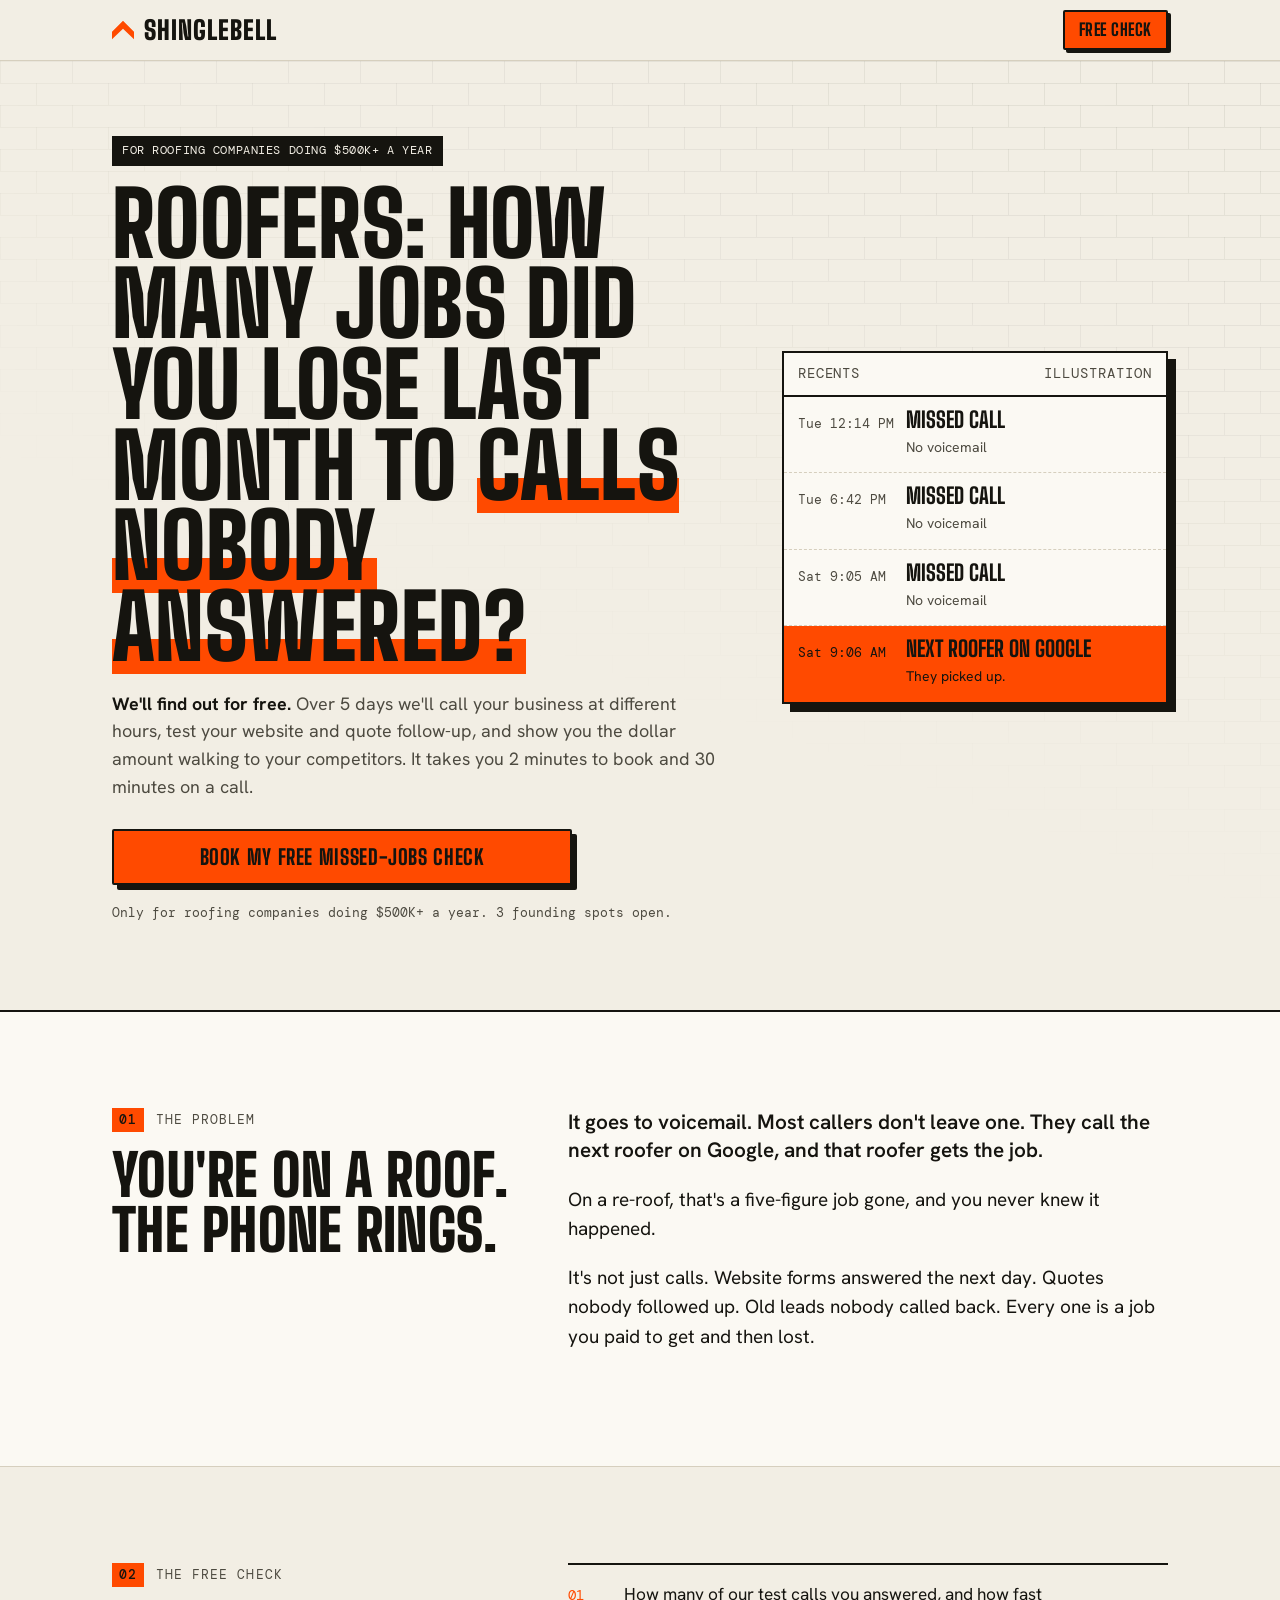
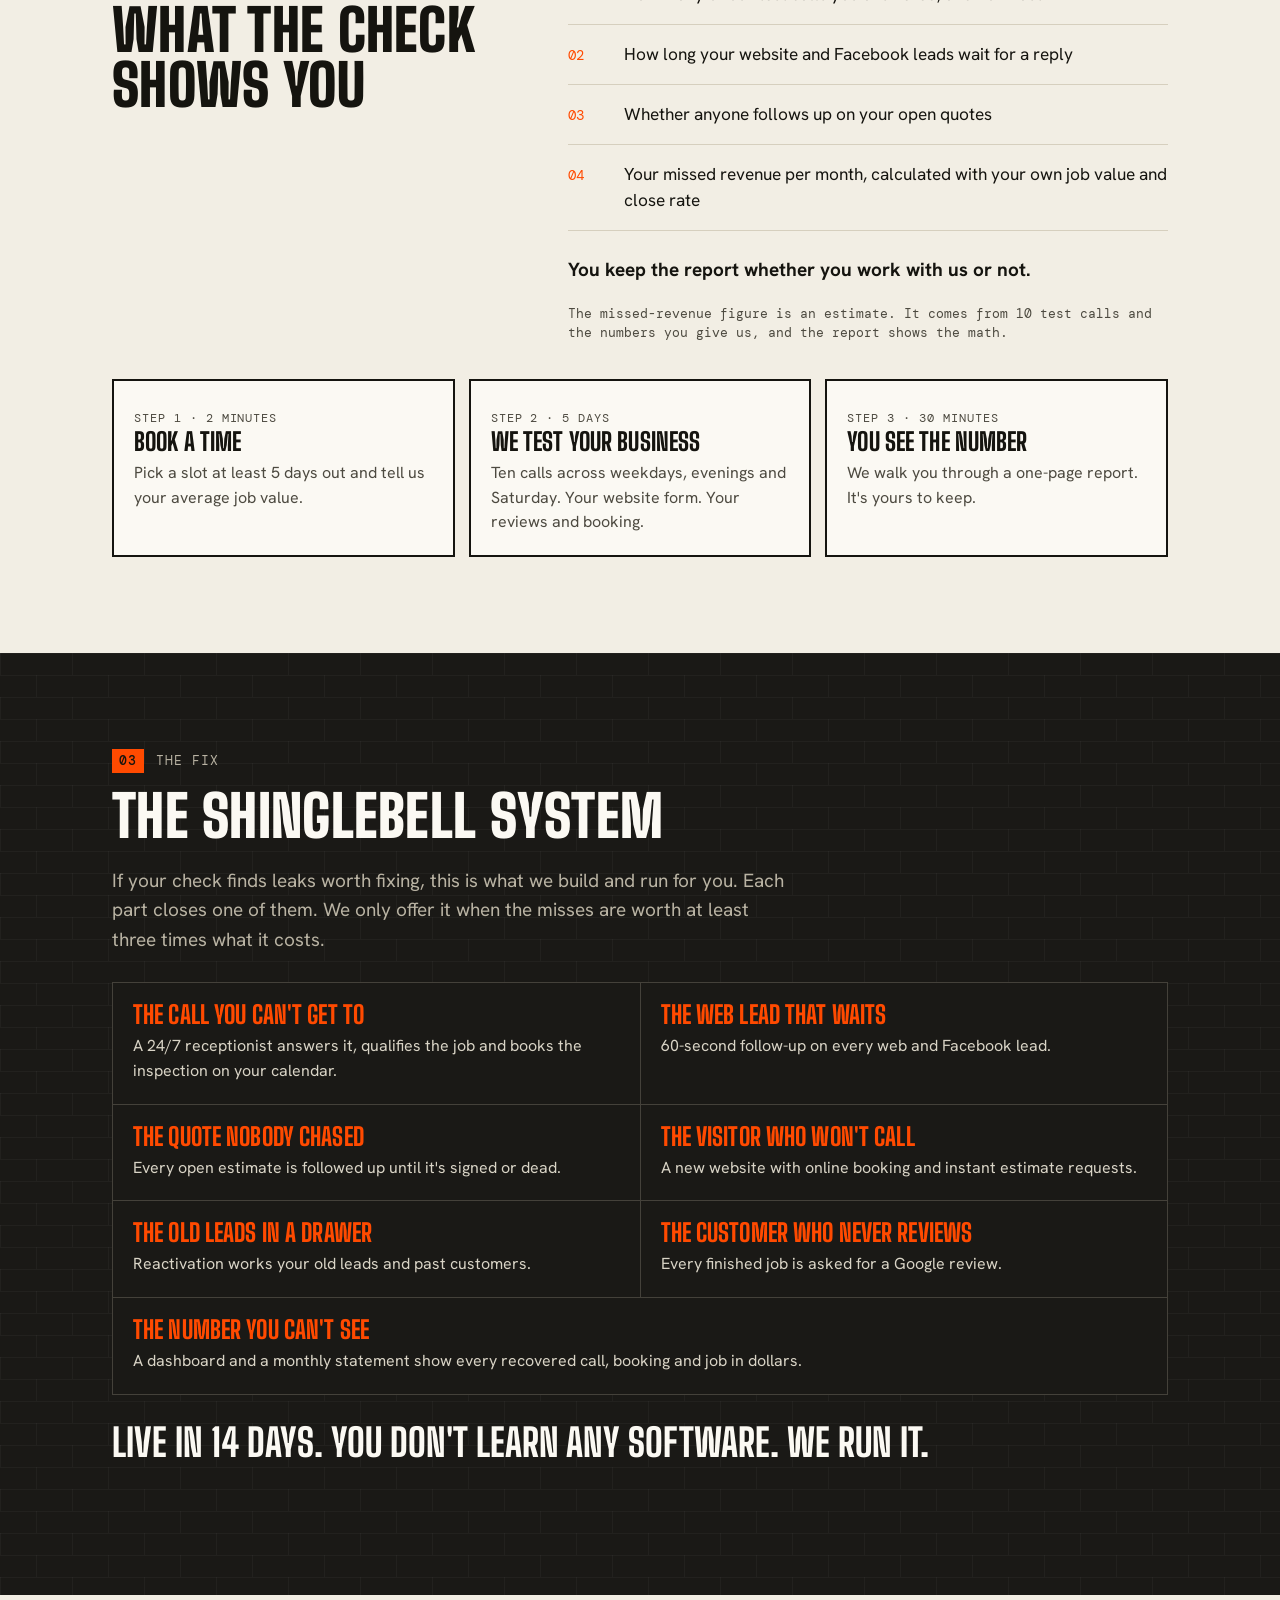
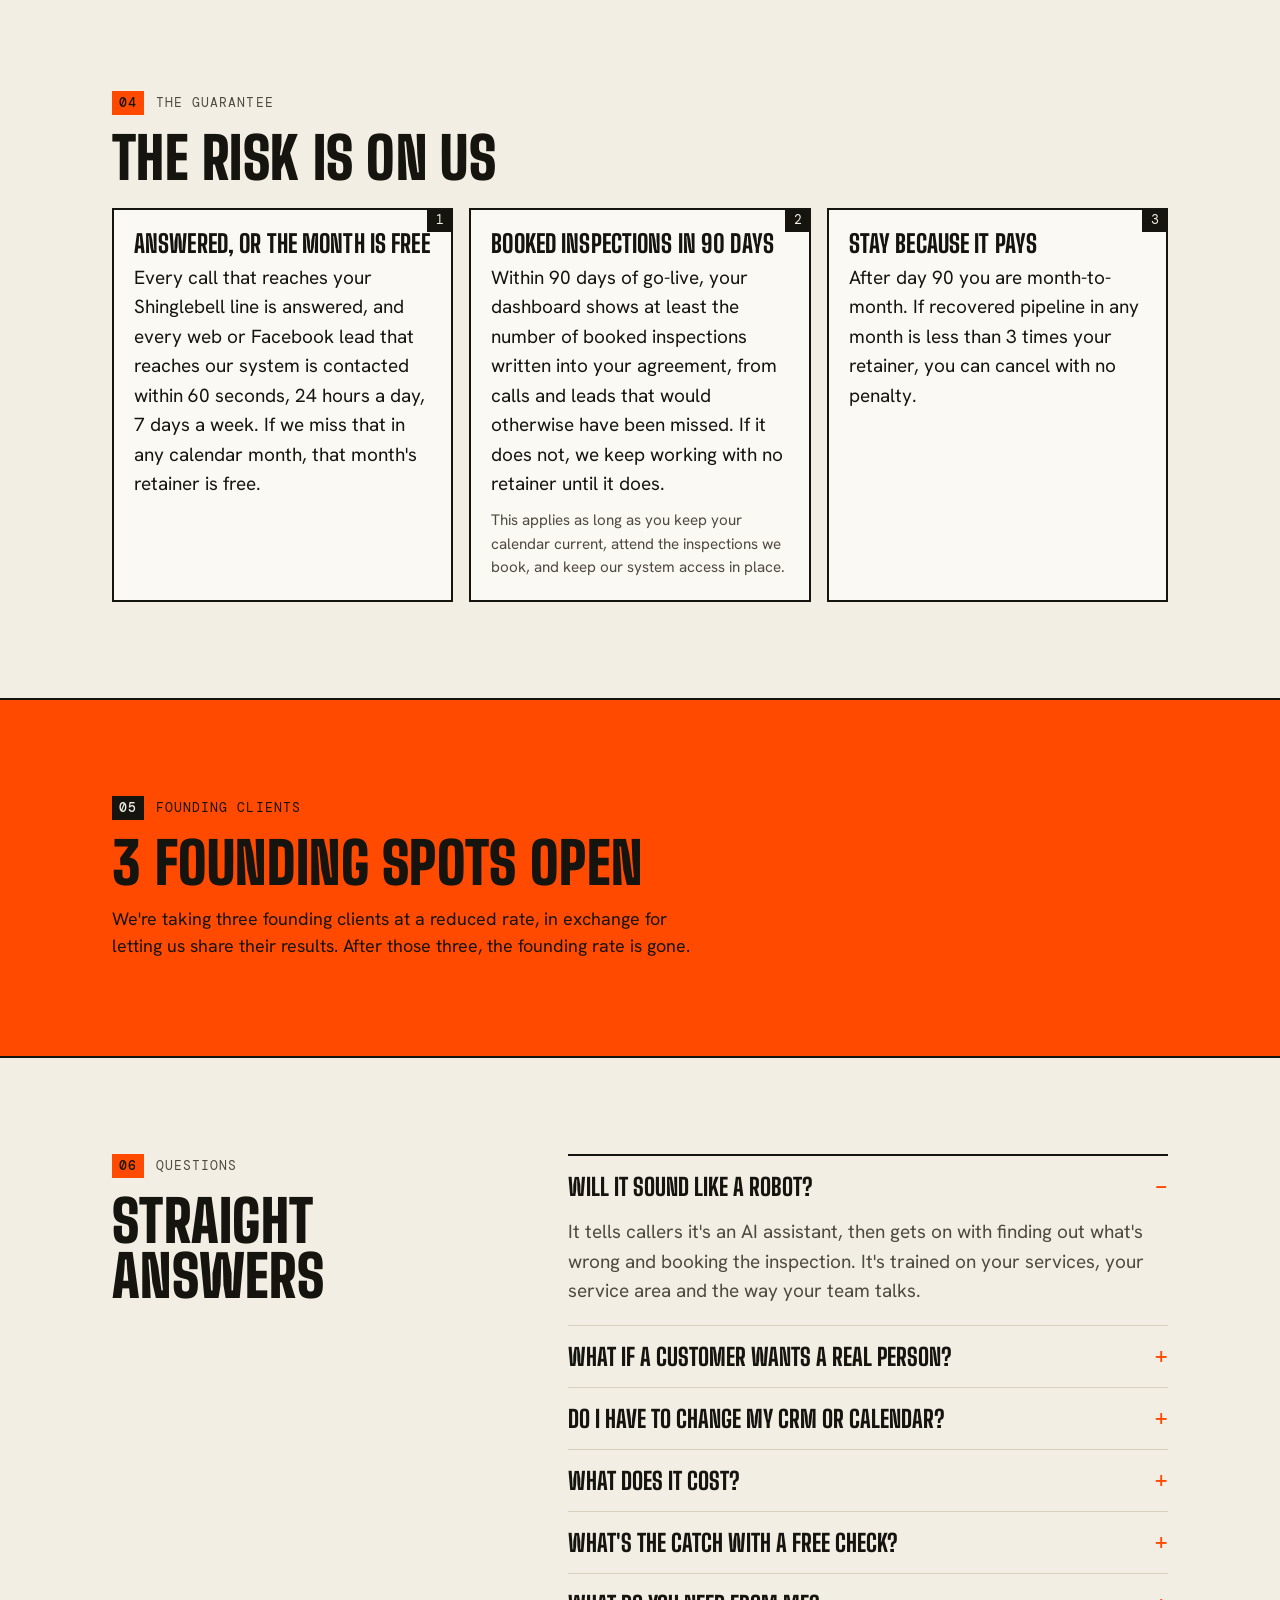
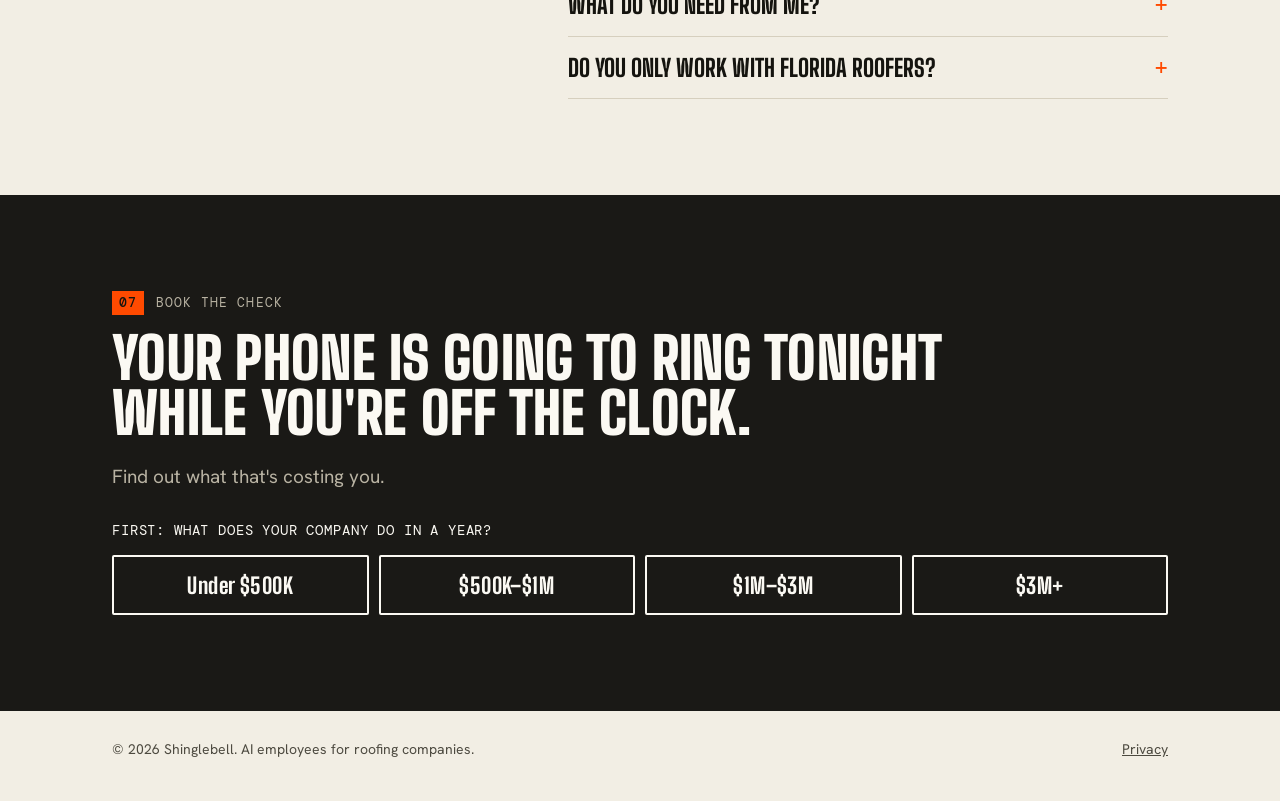
<file: index.html>
<!doctype html>
<html lang="en">
<head>
<meta charset="utf-8">
<meta name="viewport" content="width=device-width, initial-scale=1, viewport-fit=cover">
<title>Free Missed-Jobs Check for Roofing Companies</title>
<meta name="description" content="Over 5 days we call your roofing company at different hours, test your website and quote follow-up, and show you the revenue you are missing. Free.">
<meta name="theme-color" content="#f2eee4">
<link rel="preconnect" href="https://fonts.googleapis.com">
<link rel="preconnect" href="https://fonts.gstatic.com" crossorigin>
<link href="https://fonts.googleapis.com/css2?family=Big+Shoulders+Display:wght@800;900&family=DM+Mono:wght@400;500&family=Hanken+Grotesk:wght@400;600&display=swap" rel="stylesheet">
<link rel="stylesheet" href="styles.css">
</head>
<body>

<div class="bar">
  <div class="wrap">
    <a class="mark" href="#top"><i aria-hidden="true"></i><span data-brand>Shinglebell</span></a>
    <a class="btn small" href="#book">Free check</a>
  </div>
</div>

<main id="top">

<header class="hero">
  <div class="wrap">
    <div>
      <span class="tag">For roofing companies doing $500K+ a year</span>
      <h1 id="headline">Roofers: how many jobs did you lose last month to <em>calls nobody answered?</em></h1>
      <p class="lede"><strong>We'll find out for free.</strong> Over 5 days we'll call your business at different hours, test your website and quote follow-up, and show you the dollar amount walking to your competitors. It takes you 2 minutes to book and 30 minutes on a call.</p>
      <a class="btn wide" href="#book">Book my free Missed-Jobs Check</a>
      <p class="fine">Only for roofing companies doing $500K+ a year. <span data-spots>3</span> founding <span data-spots-word>spots</span> open.</p>
    </div>

    <figure class="log rise" style="margin:0" aria-label="Illustration of a missed-call log">
      <header><span>Recents</span><span>Illustration</span></header>
      <ol>
        <li style="--i:0"><time>Tue 12:14 PM</time><div><b>Missed call</b><span>No voicemail</span></div></li>
        <li style="--i:1"><time>Tue 6:42 PM</time><div><b>Missed call</b><span>No voicemail</span></div></li>
        <li style="--i:2"><time>Sat 9:05 AM</time><div><b>Missed call</b><span>No voicemail</span></div></li>
        <li class="gone" style="--i:3"><time>Sat 9:06 AM</time><div><b>Next roofer on Google</b><span>They picked up.</span></div></li>
      </ol>
    </figure>
  </div>
</header>

<section class="problem">
  <div class="wrap split">
    <div>
      <p class="kicker" data-n="01">The problem</p>
      <h2>You're on a roof. The phone rings.</h2>
    </div>
    <div class="prose">
      <p class="punch">It goes to voicemail. Most callers don't leave one. They call the next roofer on Google, and that roofer gets the job.</p>
      <p>On a re-roof, that's a five-figure job gone, and you never knew it happened.</p>
      <p>It's not just calls. Website forms answered the next day. Quotes nobody followed up. Old leads nobody called back. Every one is a job you paid to get and then lost.</p>
    </div>
  </div>
</section>

<section>
  <div class="wrap">
    <div class="split">
      <div>
        <p class="kicker" data-n="02">The free check</p>
        <h2>What the check shows you</h2>
      </div>
      <div>
        <ul class="checks">
          <li>How many of our test calls you answered, and how fast</li>
          <li>How long your website and Facebook leads wait for a reply</li>
          <li>Whether anyone follows up on your open quotes</li>
          <li>Your missed revenue per month, calculated with your own job value and close rate</li>
        </ul>
        <p><strong>You keep the report whether you work with us or not.</strong></p>
        <p class="fine">The missed-revenue figure is an estimate. It comes from 10 test calls and the numbers you give us, and the report shows the math.</p>
      </div>
    </div>

    <div class="steps">
      <div class="step"><small>Step 1 · 2 minutes</small><h3>Book a time</h3><p>Pick a slot at least 5 days out and tell us your average job value.</p></div>
      <div class="step"><small>Step 2 · 5 days</small><h3>We test your business</h3><p>Ten calls across weekdays, evenings and Saturday. Your website form. Your reviews and booking.</p></div>
      <div class="step"><small>Step 3 · 30 minutes</small><h3>You see the number</h3><p>We walk you through a one-page report. It's yours to keep.</p></div>
    </div>
  </div>
</section>

<section class="fix">
  <div class="wrap">
    <p class="kicker" data-n="03">The fix</p>
    <h2>The <span data-brand>Shinglebell</span> System</h2>
    <p class="prose muted">If your check finds leaks worth fixing, this is what we build and run for you. Each part closes one of them. We only offer it when the misses are worth at least three times what it costs.</p>
    <div class="crew">
      <div><h3>The call you can't get to</h3><p>A 24/7 receptionist answers it, qualifies the job and books the inspection on your calendar.</p></div>
      <div><h3>The web lead that waits</h3><p>60-second follow-up on every web and Facebook lead.</p></div>
      <div><h3>The quote nobody chased</h3><p>Every open estimate is followed up until it's signed or dead.</p></div>
      <div><h3>The visitor who won't call</h3><p>A new website with online booking and instant estimate requests.</p></div>
      <div><h3>The old leads in a drawer</h3><p>Reactivation works your old leads and past customers.</p></div>
      <div><h3>The customer who never reviews</h3><p>Every finished job is asked for a Google review.</p></div>
      <div><h3>The number you can't see</h3><p>A dashboard and a monthly statement show every recovered call, booking and job in dollars.</p></div>
    </div>
    <p class="punch">Live in 14 days. You don't learn any software. We run it.</p>
  </div>
</section>

<section>
  <div class="wrap">
    <p class="kicker" data-n="04">The guarantee</p>
    <h2>The risk is on us</h2>
    <!-- These paragraphs are copied word for word from legal/guarantee.md. Change them there first. -->
    <div class="terms">
      <div class="term" data-n="1">
        <h3>Answered, or the month is free</h3>
        <p>Every call that reaches your <span data-brand>Shinglebell</span> line is answered, and every web or Facebook lead that reaches our system is contacted within 60 seconds, 24 hours a day, 7 days a week. If we miss that in any calendar month, that month's retainer is free.</p>
      </div>
      <div class="term" data-n="2">
        <h3>Booked inspections in 90 days</h3>
        <p>Within 90 days of go-live, your dashboard shows at least the number of booked inspections written into your agreement, from calls and leads that would otherwise have been missed. If it does not, we keep working with no retainer until it does.</p>
        <p>This applies as long as you keep your calendar current, attend the inspections we book, and keep our system access in place.</p>
      </div>
      <div class="term" data-n="3">
        <h3>Stay because it pays</h3>
        <p>After day 90 you are month-to-month. If recovered pipeline in any month is less than 3 times your retainer, you can cancel with no penalty.</p>
      </div>
    </div>
  </div>
</section>

<section class="proof">
  <div class="wrap">
    <p class="kicker" data-n="05">Founding clients</p>
    <h2><span data-spots>3</span> founding <span data-spots-word>spots</span> open</h2>
    <p>We're taking three founding clients at a reduced rate, in exchange for letting us share their results. After those three, the founding rate is gone.</p>
  </div>
</section>

<section class="faq">
  <div class="wrap split">
    <div>
      <p class="kicker" data-n="06">Questions</p>
      <h2>Straight answers</h2>
    </div>
    <div>
      <details open>
        <summary>Will it sound like a robot?</summary>
        <p>It tells callers it's an AI assistant, then gets on with finding out what's wrong and booking the inspection. It's trained on your services, your service area and the way your team talks.<span id="demo-line" hidden> Call our demo line and judge for yourself: <a id="demo-link" href="#"></a>.</span></p>
      </details>
      <details>
        <summary>What if a customer wants a real person?</summary>
        <p>It transfers the call to you. If nobody can pick up, it takes a message and gets it to you right away.</p>
      </details>
      <details>
        <summary>Do I have to change my CRM or calendar?</summary>
        <p>No. Bookings go straight into the calendar you already use (Google, Outlook or iCloud). We look at your CRM on the review call and tell you plainly what it can and can't take.</p>
      </details>
      <details>
        <summary>What does it cost?</summary>
        <p>It's a setup fee and a monthly retainer, and it's real money. We show you the price on the review call, next to your own missed-revenue number. If the misses aren't worth at least three times the monthly cost, we'll tell you the math doesn't work, and you keep the report.</p>
      </details>
      <details>
        <summary>What's the catch with a free check?</summary>
        <p>There isn't one. Showing you your own numbers is the only honest way to sell this. If they say you don't need us, we'll say so. The report is yours either way.</p>
      </details>
      <details>
        <summary>What do you need from me?</summary>
        <p>Two minutes to book and 30 minutes on the review call. Bring three quotes you sent more than a week ago that haven't signed. If someone else signs off on spending, bring them too. You don't need to tell your office anything.</p>
      </details>
      <details>
        <summary>Do you only work with Florida roofers?</summary>
        <p>No. We're starting in Florida and work with roofing companies across the state. If you're somewhere else in the US or Canada, book the check anyway. It works the same way wherever you are.</p>
      </details>
    </div>
  </div>
</section>

<section class="book on-dark" id="book">
  <div class="wrap">
    <p class="kicker" data-n="07">Book the check</p>
    <h2>Your phone is going to ring tonight while you're off the clock.</h2>
    <p class="muted">Find out what that's costing you.</p>

    <div class="gate">
      <fieldset>
        <legend>First: what does your company do in a year?</legend>
        <div class="picks">
          <button class="pick" type="button" data-band="Under $500K" data-fit="no">Under $500K</button>
          <button class="pick" type="button" data-band="$500K–$1M">$500K–$1M</button>
          <button class="pick" type="button" data-band="$1M–$3M">$1M–$3M</button>
          <button class="pick" type="button" data-band="$3M+">$3M+</button>
        </div>
      </fieldset>
    </div>

    <div class="cal" id="cal" hidden aria-live="polite"></div>
  </div>
</section>

</main>

<footer>
  <div class="wrap">
    <span>© <span id="year">2026</span> <span data-brand>Shinglebell</span>. AI employees for roofing companies.</span>
    <a href="privacy.html">Privacy</a>
  </div>
</footer>

<div class="dock" id="dock"><a class="btn" href="#book">Book my free check</a></div>

<script src="config.js"></script>
<script src="app.js"></script>
</body>
</html>
</file>
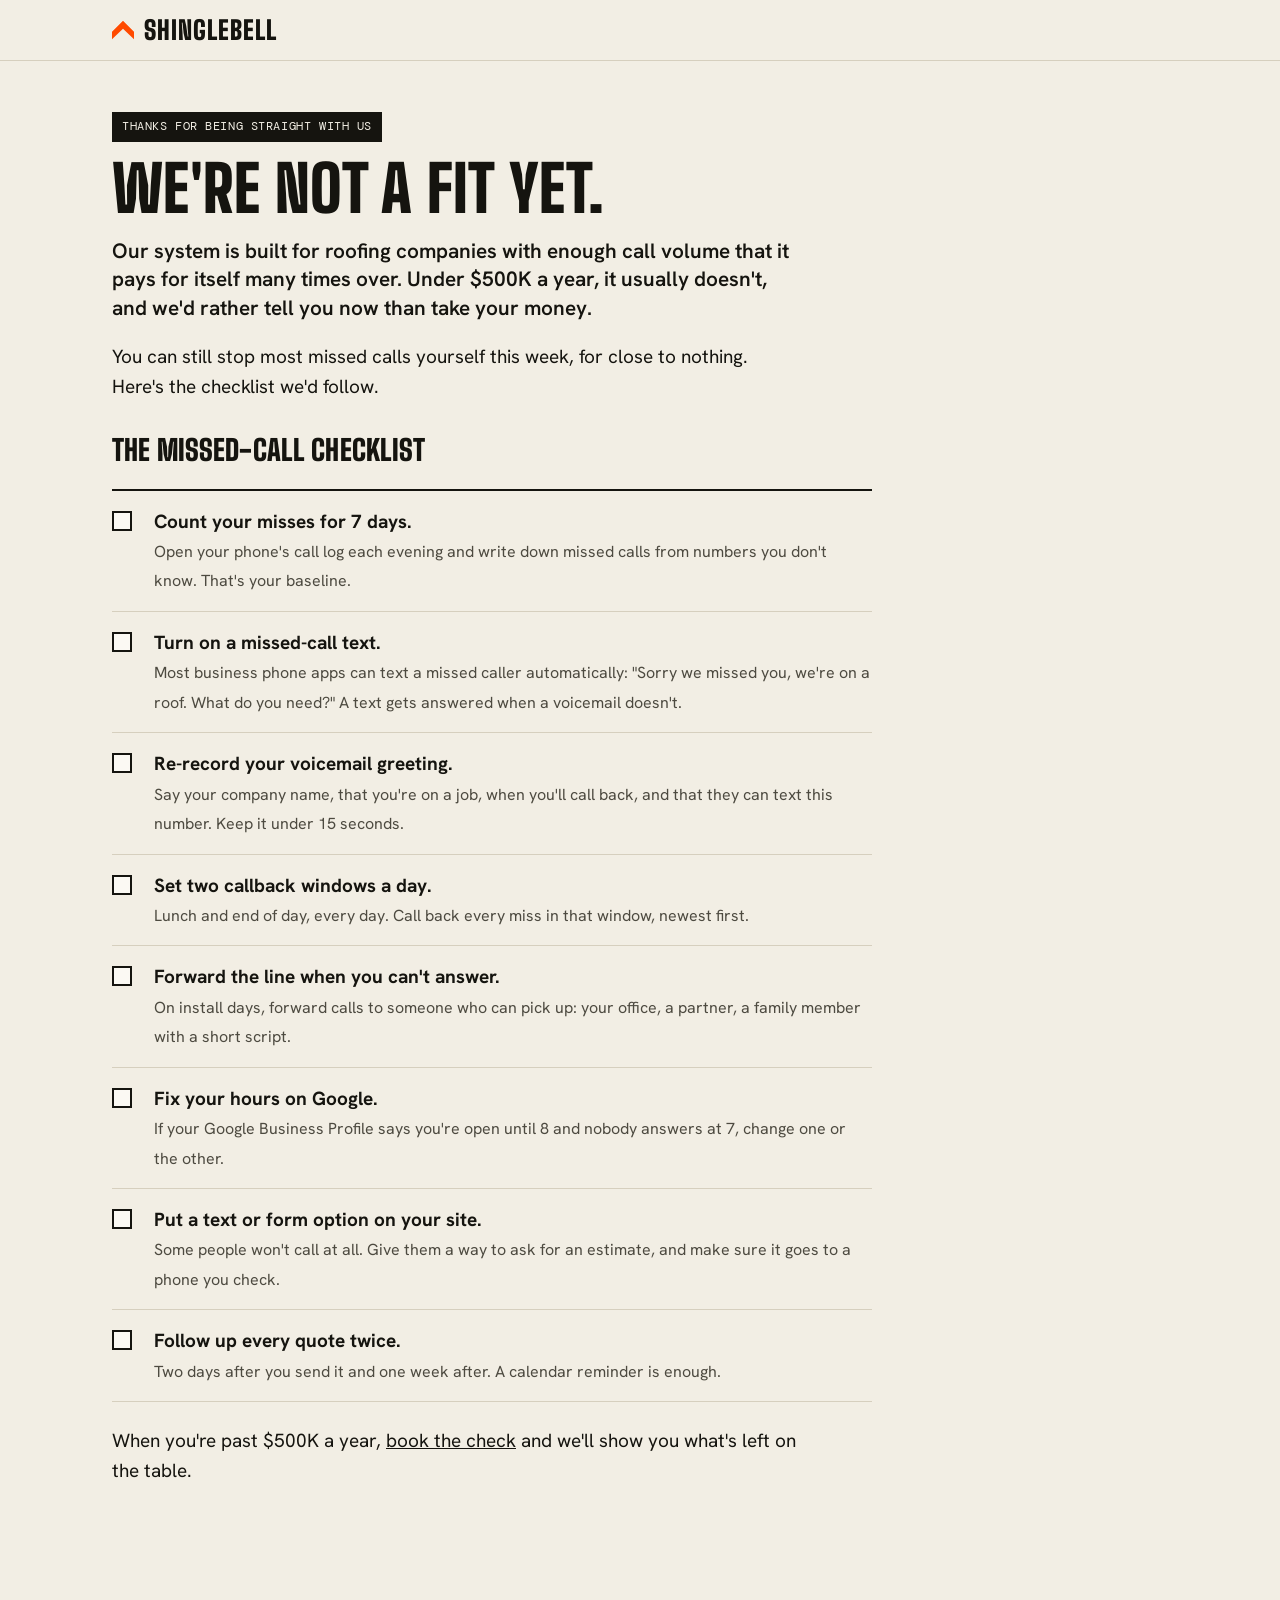
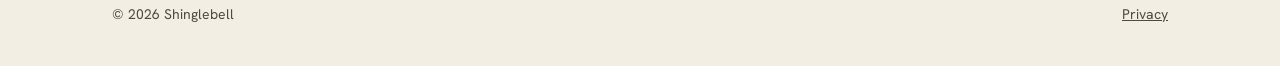
<file: not-a-fit.html>
<!doctype html>
<html lang="en">
<head>
<meta charset="utf-8">
<meta name="viewport" content="width=device-width, initial-scale=1">
<title>Not a fit yet: the free missed-call checklist</title>
<meta name="robots" content="noindex">
<link rel="preconnect" href="https://fonts.googleapis.com">
<link rel="preconnect" href="https://fonts.gstatic.com" crossorigin>
<link href="https://fonts.googleapis.com/css2?family=Big+Shoulders+Display:wght@800;900&family=DM+Mono:wght@400;500&family=Hanken+Grotesk:wght@400;600&display=swap" rel="stylesheet">
<link rel="stylesheet" href="styles.css">
</head>
<body>
<div class="bar"><div class="wrap">
  <a class="mark" href="index.html"><i aria-hidden="true"></i><span data-brand>Shinglebell</span></a>
</div></div>

<main class="plain"><div class="wrap">
  <span class="tag">Thanks for being straight with us</span>
  <h1>We're not a fit yet.</h1>
  <div class="prose">
    <p class="punch">Our system is built for roofing companies with enough call volume that it pays for itself many times over. Under $500K a year, it usually doesn't, and we'd rather tell you now than take your money.</p>
    <p>You can still stop most missed calls yourself this week, for close to nothing. Here's the checklist we'd follow.</p>
  </div>

  <h2>The missed-call checklist</h2>
  <ul class="todo">
    <li><div><b>Count your misses for 7 days.</b><span>Open your phone's call log each evening and write down missed calls from numbers you don't know. That's your baseline.</span></div></li>
    <li><div><b>Turn on a missed-call text.</b><span>Most business phone apps can text a missed caller automatically: "Sorry we missed you, we're on a roof. What do you need?" A text gets answered when a voicemail doesn't.</span></div></li>
    <li><div><b>Re-record your voicemail greeting.</b><span>Say your company name, that you're on a job, when you'll call back, and that they can text this number. Keep it under 15 seconds.</span></div></li>
    <li><div><b>Set two callback windows a day.</b><span>Lunch and end of day, every day. Call back every miss in that window, newest first.</span></div></li>
    <li><div><b>Forward the line when you can't answer.</b><span>On install days, forward calls to someone who can pick up: your office, a partner, a family member with a short script.</span></div></li>
    <li><div><b>Fix your hours on Google.</b><span>If your Google Business Profile says you're open until 8 and nobody answers at 7, change one or the other.</span></div></li>
    <li><div><b>Put a text or form option on your site.</b><span>Some people won't call at all. Give them a way to ask for an estimate, and make sure it goes to a phone you check.</span></div></li>
    <li><div><b>Follow up every quote twice.</b><span>Two days after you send it and one week after. A calendar reminder is enough.</span></div></li>
  </ul>

  <p class="prose">When you're past $500K a year, <a href="index.html">book the check</a> and we'll show you what's left on the table.</p>
</div></main>

<footer><div class="wrap">
  <span>© <span id="year">2026</span> <span data-brand>Shinglebell</span></span>
  <a href="privacy.html">Privacy</a>
</div></footer>
<script src="config.js"></script>
<script src="app.js"></script>
</body>
</html>
</file>
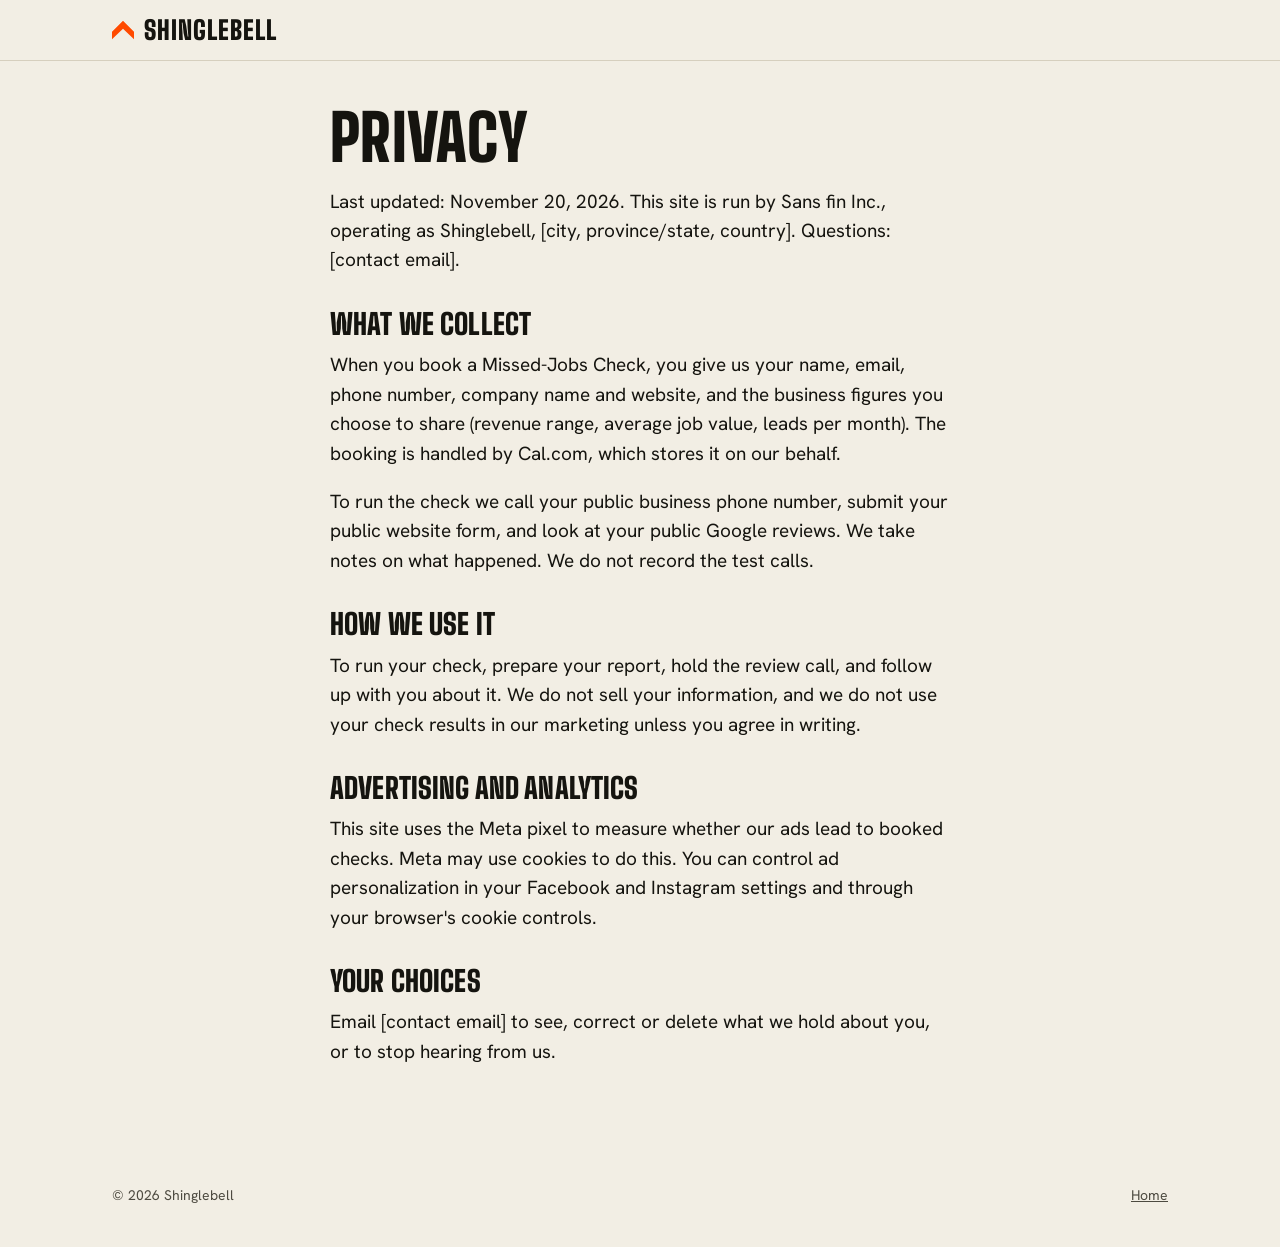
<file: privacy.html>
<!doctype html>
<html lang="en">
<head>
<meta charset="utf-8">
<meta name="viewport" content="width=device-width, initial-scale=1">
<title>Privacy</title>
<meta name="robots" content="noindex">
<link rel="preconnect" href="https://fonts.googleapis.com">
<link rel="preconnect" href="https://fonts.gstatic.com" crossorigin>
<link href="https://fonts.googleapis.com/css2?family=Big+Shoulders+Display:wght@800;900&family=DM+Mono:wght@400;500&family=Hanken+Grotesk:wght@400;600&display=swap" rel="stylesheet">
<link rel="stylesheet" href="styles.css">
</head>
<body>
<!-- DRAFT. Fill every [bracket] and have it reviewed before the site goes live. -->
<div class="bar"><div class="wrap">
  <a class="mark" href="index.html"><i aria-hidden="true"></i><span data-brand>Shinglebell</span></a>
</div></div>

<main class="plain"><div class="wrap prose">
  <h1>Privacy</h1>
  <p>Last updated: November 20, 2026. This site is run by Sans fin Inc., operating as Shinglebell, [city, province/state, country]. Questions: [contact email].</p>

  <h2>What we collect</h2>
  <p>When you book a Missed-Jobs Check, you give us your name, email, phone number, company name and website, and the business figures you choose to share (revenue range, average job value, leads per month). The booking is handled by Cal.com, which stores it on our behalf.</p>
  <p>To run the check we call your public business phone number, submit your public website form, and look at your public Google reviews. We take notes on what happened. We do not record the test calls.</p>

  <h2>How we use it</h2>
  <p>To run your check, prepare your report, hold the review call, and follow up with you about it. We do not sell your information, and we do not use your check results in our marketing unless you agree in writing.</p>

  <h2>Advertising and analytics</h2>
  <p>This site uses the Meta pixel to measure whether our ads lead to booked checks. Meta may use cookies to do this. You can control ad personalization in your Facebook and Instagram settings and through your browser's cookie controls.</p>

  <h2>Your choices</h2>
  <p>Email [contact email] to see, correct or delete what we hold about you, or to stop hearing from us.</p>
</div></main>

<footer><div class="wrap"><span>© <span id="year">2026</span> <span data-brand>Shinglebell</span></span><a href="index.html">Home</a></div></footer>
<script src="config.js"></script>
<script src="app.js"></script>
</body>
</html>
</file>
<file: styles.css>
:root {
  --paper: #f2eee4;
  --chalk: #fbf9f3;
  --ink: #15140f;
  --ink-2: #4d4a40;
  --line: #d6cfbe;
  --hivis: #ff4a00;
  --asphalt: #1a1916;
  --asphalt-2: #2a2824;
  --display: "Big Shoulders Display", "Arial Narrow", Impact, sans-serif;
  --body: "Hanken Grotesk", "Helvetica Neue", Arial, sans-serif;
  --mono: "DM Mono", ui-monospace, Menlo, monospace;
  --gutter: 20px;
  --max: 1120px;
  --shingle: url("data:image/svg+xml,%3Csvg xmlns='http://www.w3.org/2000/svg' width='72' height='44'%3E%3Cpath d='M0 .5h72M0 22.5h72M.5 0v22M36.5 22v22' fill='none' stroke='%2315140f' stroke-opacity='.08'/%3E%3C/svg%3E");
}

*,
*::before,
*::after { box-sizing: border-box; }

html { scroll-behavior: smooth; -webkit-text-size-adjust: 100%; }

body {
  margin: 0;
  background: var(--paper);
  color: var(--ink);
  font-family: var(--body);
  font-size: 18px;
  line-height: 1.55;
  overflow-x: hidden;
}

img, svg { max-width: 100%; display: block; }
a { color: inherit; }
p { margin: 0 0 1em; }
h1, h2, h3 { margin: 0; font-family: var(--display); text-transform: uppercase; letter-spacing: 0.005em; line-height: 0.95; }

.wrap { max-width: var(--max); margin: 0 auto; padding: 0 var(--gutter); }

/* ---------- top bar ---------- */
.bar {
  position: sticky; top: 0; z-index: 30;
  background: rgba(242, 238, 228, 0.92);
  backdrop-filter: blur(8px);
  border-bottom: 1px solid var(--line);
}
.bar .wrap { display: flex; align-items: center; justify-content: space-between; height: 60px; }
.mark { display: flex; align-items: center; gap: 10px; text-decoration: none; font-family: var(--display); font-weight: 900; font-size: 26px; letter-spacing: 0.04em; text-transform: uppercase; }
.mark i { width: 22px; height: 22px; background: var(--hivis); clip-path: polygon(50% 8%, 100% 58%, 100% 92%, 50% 44%, 0 92%, 0 58%); }

/* ---------- buttons ---------- */
.btn {
  display: inline-flex; align-items: center; justify-content: center; gap: 10px;
  min-height: 56px; padding: 14px 26px;
  background: var(--hivis); color: var(--ink);
  font-family: var(--display); font-weight: 800; font-size: 22px; letter-spacing: 0.03em; text-transform: uppercase; text-decoration: none;
  border: 2px solid var(--ink); border-radius: 2px;
  box-shadow: 5px 5px 0 var(--ink);
  cursor: pointer;
  transition: transform 0.12s ease, box-shadow 0.12s ease;
}
.btn:hover { transform: translate(-2px, -2px); box-shadow: 7px 7px 0 var(--ink); }
.btn:active { transform: translate(3px, 3px); box-shadow: 2px 2px 0 var(--ink); }
.btn:focus-visible, .pick:focus-visible, a:focus-visible { outline: 3px solid var(--ink); outline-offset: 3px; }
.btn { text-align: center; line-height: 1.05; }
.btn.wide { width: 100%; max-width: 460px; font-size: 21px; padding: 14px 16px; }
.btn.small { min-height: 40px; padding: 6px 14px; font-size: 17px; box-shadow: 3px 3px 0 var(--ink); }
.btn.small:hover { box-shadow: 4px 4px 0 var(--ink); }
.on-dark .btn { border-color: var(--chalk); box-shadow: 5px 5px 0 var(--chalk); }

/* ---------- hero ---------- */
.hero { position: relative; padding: 44px 0 56px; border-bottom: 2px solid var(--ink); }
.hero::before {
  content: ""; position: absolute; inset: 0; background: var(--shingle);
  -webkit-mask-image: linear-gradient(200deg, #000 0%, transparent 62%);
  mask-image: linear-gradient(200deg, #000 0%, transparent 62%);
  pointer-events: none;
}
.hero .wrap { position: relative; display: grid; gap: 40px; }
.tag {
  display: inline-block; margin-bottom: 18px; padding: 6px 10px;
  font-family: var(--mono); font-size: 11.5px; letter-spacing: 0.05em; text-transform: uppercase;
  background: var(--ink); color: var(--paper);
}
h1 { font-weight: 900; font-size: clamp(2.7rem, 11.5vw, 5.6rem); line-height: 0.9; }
h1 em { font-style: normal; background: linear-gradient(transparent 62%, var(--hivis) 62%, var(--hivis) 94%, transparent 94%); }
.lede { margin: 22px 0 28px; max-width: 34em; font-size: 1.12rem; color: var(--ink-2); }
.lede strong { color: var(--ink); }
.fine { margin: 18px 0 0; font-family: var(--mono); font-size: 13px; line-height: 1.5; color: var(--ink-2); }

/* call log illustration */
.log {
  background: var(--chalk); border: 2px solid var(--ink); box-shadow: 8px 8px 0 var(--ink);
  max-width: 420px; width: 100%; justify-self: start;
  transform: rotate(-1.2deg);
}
.log header { display: flex; justify-content: space-between; padding: 10px 14px; border-bottom: 2px solid var(--ink); font-family: var(--mono); font-size: 12px; letter-spacing: 0.08em; text-transform: uppercase; }
.log ol { list-style: none; margin: 0; padding: 0; }
.log li { display: grid; grid-template-columns: 96px 1fr; gap: 12px; align-items: baseline; padding: 12px 14px; border-bottom: 1px dashed var(--line); }
.log time { font-family: var(--mono); font-size: 13px; color: var(--ink-2); }
.log b { display: block; font-family: var(--display); font-size: 22px; font-weight: 800; text-transform: uppercase; line-height: 1; }
.log span { font-size: 14px; color: var(--ink-2); }
.log li.gone { background: var(--hivis); border-bottom: 0; }
.log li.gone time, .log li.gone span { color: var(--ink); }

@keyframes rise { from { opacity: 0; transform: translateY(14px); } to { opacity: 1; transform: none; } }
.hero .rise { animation: rise 0.6s cubic-bezier(0.2, 0.7, 0.2, 1) both; animation-delay: calc(var(--i, 0) * 90ms); }
.log li { animation: rise 0.5s ease both; animation-delay: calc(200ms + var(--i, 0) * 240ms); }

/* ---------- sections ---------- */
section { padding: 64px 0; }
.kicker { display: flex; align-items: center; gap: 12px; margin-bottom: 16px; font-family: var(--mono); font-size: 13px; letter-spacing: 0.08em; text-transform: uppercase; color: var(--ink-2); }
.kicker::before { content: attr(data-n); padding: 2px 7px; background: var(--hivis); color: var(--ink); font-weight: 500; }
h2 { font-weight: 900; font-size: clamp(2.1rem, 8vw, 3.6rem); margin-bottom: 22px; }
h3 { font-weight: 800; font-size: 1.55rem; line-height: 1; margin-bottom: 6px; }
.prose { max-width: 36em; }
.prose .punch { font-size: 1.3rem; font-weight: 600; line-height: 1.35; color: var(--ink); }

.problem { background: var(--chalk); border-bottom: 1px solid var(--line); }

/* check list */
.checks { list-style: none; margin: 0 0 24px; padding: 0; display: grid; gap: 0; border-top: 2px solid var(--ink); }
.checks li { display: grid; grid-template-columns: 44px 1fr; gap: 12px; padding: 16px 0; border-bottom: 1px solid var(--line); font-size: 1.08rem; }
.checks li::before { content: counter(c, decimal-leading-zero); counter-increment: c; font-family: var(--mono); font-size: 14px; color: var(--hivis); padding-top: 4px; }
.checks { counter-reset: c; }

.steps { display: grid; gap: 14px; margin-top: 36px; }
.step { padding: 20px; background: var(--chalk); border: 2px solid var(--ink); }
.step small { font-family: var(--mono); font-size: 12px; letter-spacing: 0.08em; text-transform: uppercase; color: var(--ink-2); }
.step p { margin: 0; color: var(--ink-2); font-size: 1rem; }

/* the fix */
.fix { background: var(--asphalt); color: var(--chalk); position: relative; }
.fix::before { content: ""; position: absolute; inset: 0; background: var(--shingle); filter: invert(1); opacity: 0.5; pointer-events: none; }
.fix .wrap { position: relative; }
.fix .kicker, .fix .muted { color: #b9b3a3; }
.crew { display: grid; gap: 1px; background: #44413a; border: 1px solid #44413a; margin: 28px 0; }
.crew div { background: var(--asphalt); padding: 20px; }
.crew h3 { color: var(--hivis); }
.crew p { margin: 0; color: #d9d4c6; font-size: 1rem; }
.fix .punch { font-family: var(--display); font-weight: 800; font-size: clamp(1.6rem, 6vw, 2.4rem); text-transform: uppercase; line-height: 1; }

/* guarantee */
.terms { display: grid; gap: 16px; }
.term { background: var(--chalk); border: 2px solid var(--ink); padding: 22px 20px 20px; position: relative; }
.term::before { content: attr(data-n); position: absolute; top: -2px; right: -2px; padding: 2px 9px; background: var(--ink); color: var(--paper); font-family: var(--mono); font-size: 13px; }
.term p { margin: 0; }
.term p + p { margin-top: 0.7em; font-size: 0.95rem; color: var(--ink-2); }

/* proof */
.proof { background: var(--hivis); border-top: 2px solid var(--ink); border-bottom: 2px solid var(--ink); }
.proof .kicker { color: var(--ink); }
.proof .kicker::before { background: var(--ink); color: var(--paper); }
.proof h2 { margin-bottom: 14px; }
.proof p:not(.kicker) { max-width: 34em; font-size: 1.12rem; margin: 0; }

/* faq */
.faq details { border-bottom: 1px solid var(--line); }
.faq details:first-of-type { border-top: 2px solid var(--ink); }
.faq summary { list-style: none; cursor: pointer; display: flex; justify-content: space-between; gap: 16px; padding: 18px 0; font-family: var(--display); font-weight: 800; font-size: 1.5rem; text-transform: uppercase; line-height: 1.05; }
.faq summary::-webkit-details-marker { display: none; }
.faq summary::after { content: "+"; font-family: var(--mono); font-weight: 400; color: var(--hivis); }
.faq details[open] summary::after { content: "–"; }
.faq details p { max-width: 36em; color: var(--ink-2); }

/* booking */
.book { background: var(--asphalt); color: var(--chalk); }
.book .kicker, .book .muted { color: #b9b3a3; }
.book h2 { max-width: 16em; }
.gate { margin-top: 28px; }
.gate legend { padding: 0; margin-bottom: 14px; font-family: var(--mono); font-size: 14px; letter-spacing: 0.06em; text-transform: uppercase; }
.gate fieldset { border: 0; margin: 0; padding: 0; }
.picks { display: grid; grid-template-columns: 1fr 1fr; gap: 10px; max-width: 560px; }
.pick {
  min-height: 60px; padding: 10px 12px;
  background: transparent; color: var(--chalk);
  border: 2px solid var(--chalk); border-radius: 2px;
  font-family: var(--display); font-weight: 800; font-size: 22px; letter-spacing: 0.02em;
  cursor: pointer; transition: background 0.12s, color 0.12s;
}
.pick:hover, .pick[aria-pressed="true"] { background: var(--hivis); color: var(--ink); border-color: var(--hivis); }
.pick:focus-visible { outline-color: var(--hivis); }
.cal { margin-top: 24px; background: var(--chalk); color: var(--ink); border: 2px solid var(--chalk); min-height: 120px; }
.cal[hidden] { display: none; }
.cal .calendly-inline-widget { min-width: 300px; height: 760px; }
.notice { padding: 22px 20px; font-family: var(--mono); font-size: 14px; line-height: 1.6; }
.notice b { color: var(--hivis); }

footer { padding: 28px 0 96px; font-size: 14px; color: var(--ink-2); }
footer .wrap { display: flex; flex-wrap: wrap; gap: 8px 24px; justify-content: space-between; }

/* sticky mobile cta */
.dock { position: fixed; left: 0; right: 0; bottom: 0; z-index: 40; padding: 10px var(--gutter) calc(10px + env(safe-area-inset-bottom)); background: var(--ink); transform: translateY(110%); transition: transform 0.25s ease; }
.dock.show { transform: none; }
.dock .btn { width: 100%; min-height: 50px; font-size: 20px; box-shadow: none; border-color: var(--hivis); }

/* plain pages (not a fit, privacy) */
.plain { padding: 48px 0 72px; }
.plain h1 { font-size: clamp(2.4rem, 9vw, 4rem); margin-bottom: 20px; }
.plain h2 { font-size: 1.8rem; margin: 36px 0 12px; }
.todo { list-style: none; padding: 0; margin: 24px 0; border-top: 2px solid var(--ink); max-width: 40em; }
.todo li { display: grid; grid-template-columns: 30px 1fr; gap: 12px; padding: 16px 0; border-bottom: 1px solid var(--line); }
.todo li::before { content: ""; width: 20px; height: 20px; margin-top: 4px; border: 2px solid var(--ink); background: var(--chalk); }
.todo b { display: block; }
.todo span { color: var(--ink-2); font-size: 1rem; }

@media (min-width: 860px) {
  :root { --gutter: 32px; }
  body { font-size: 19px; }
  .hero { padding: 72px 0 88px; }
  .hero .wrap { grid-template-columns: 1.35fr 0.85fr; align-items: center; gap: 56px; }
  .log { justify-self: end; }
  section { padding: 96px 0; }
  .split { display: grid; grid-template-columns: 0.8fr 1.2fr; gap: 56px; align-items: start; }
  .steps { grid-template-columns: repeat(3, 1fr); }
  .crew { grid-template-columns: repeat(2, 1fr); }
  .crew div:last-child { grid-column: 1 / -1; }
  .terms { grid-template-columns: repeat(3, 1fr); }
  .picks { grid-template-columns: repeat(4, 1fr); max-width: none; }
  .dock { display: none; }
  footer { padding-bottom: 40px; }
}

@media (prefers-reduced-motion: reduce) {
  html { scroll-behavior: auto; }
  .hero .rise, .log li { animation: none; }
  .btn, .dock { transition: none; }
}

@media print { .bar, .dock { display: none; } }
</file>
